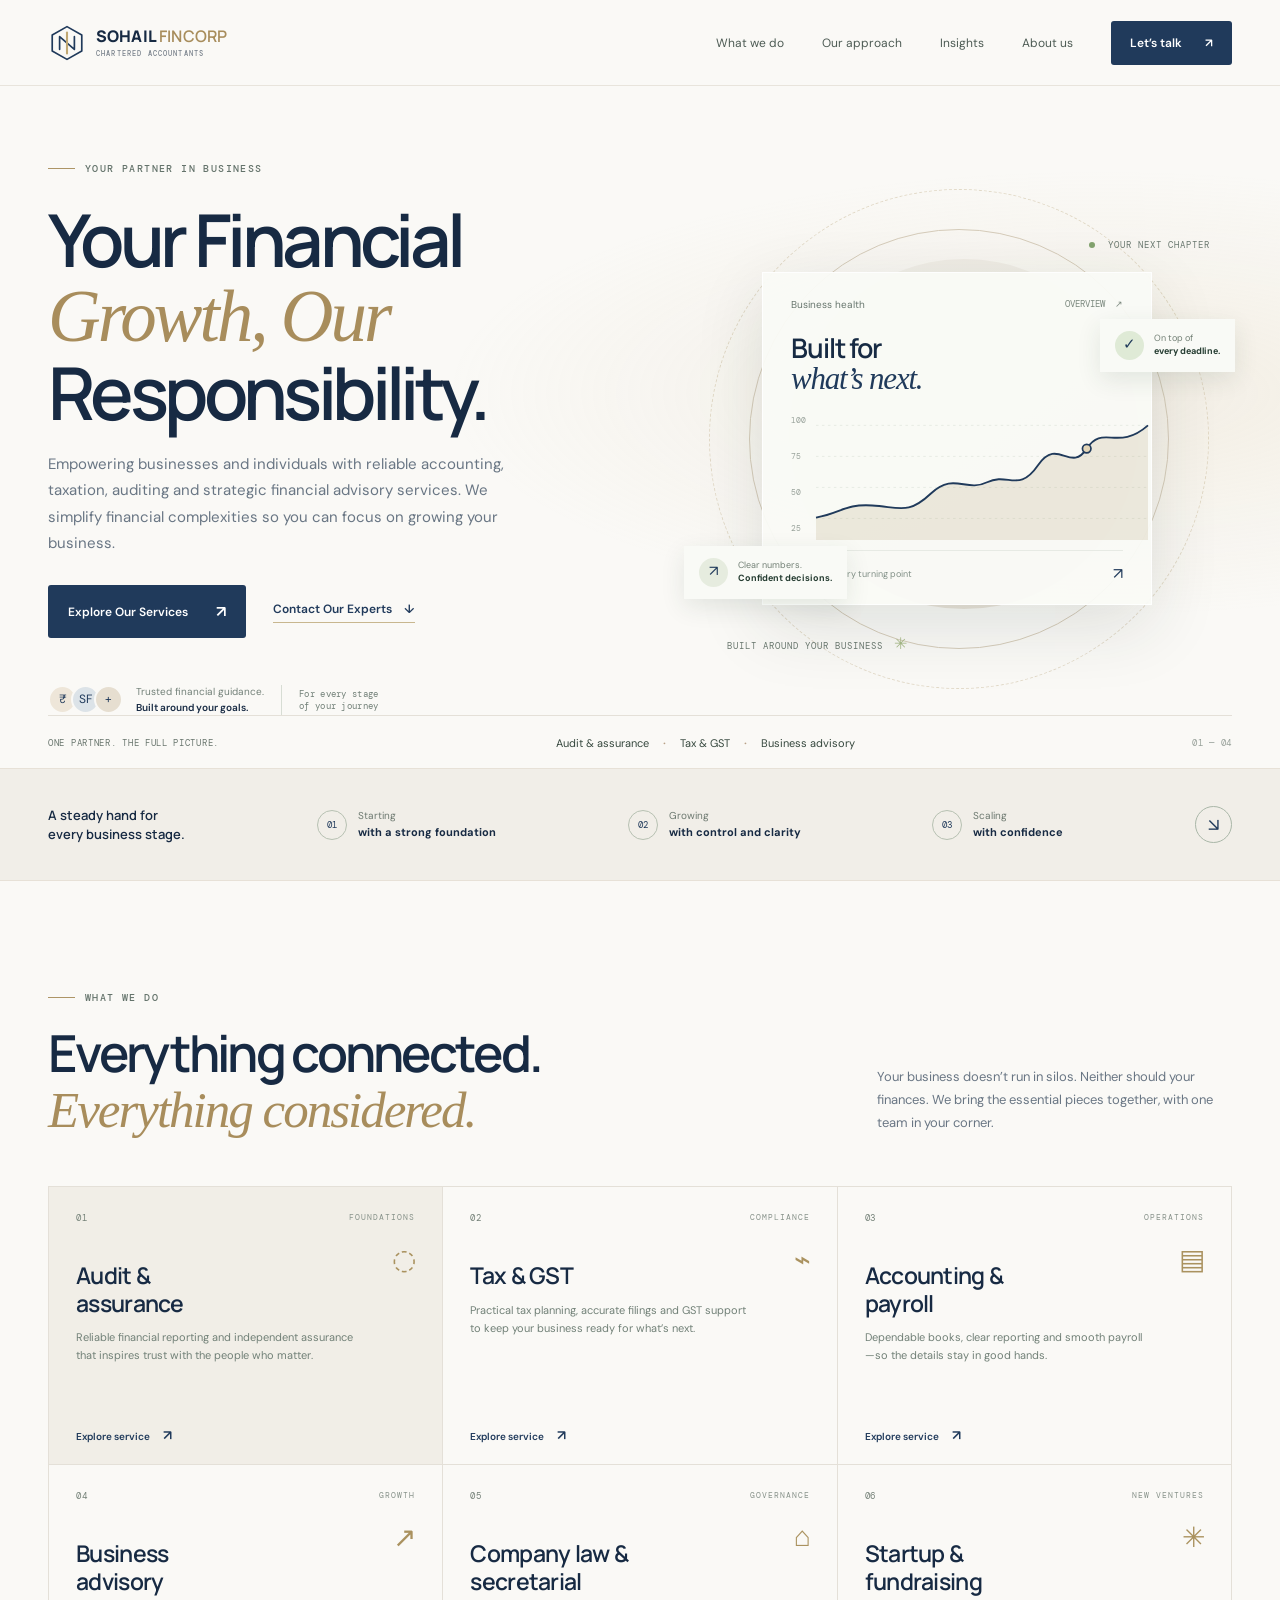
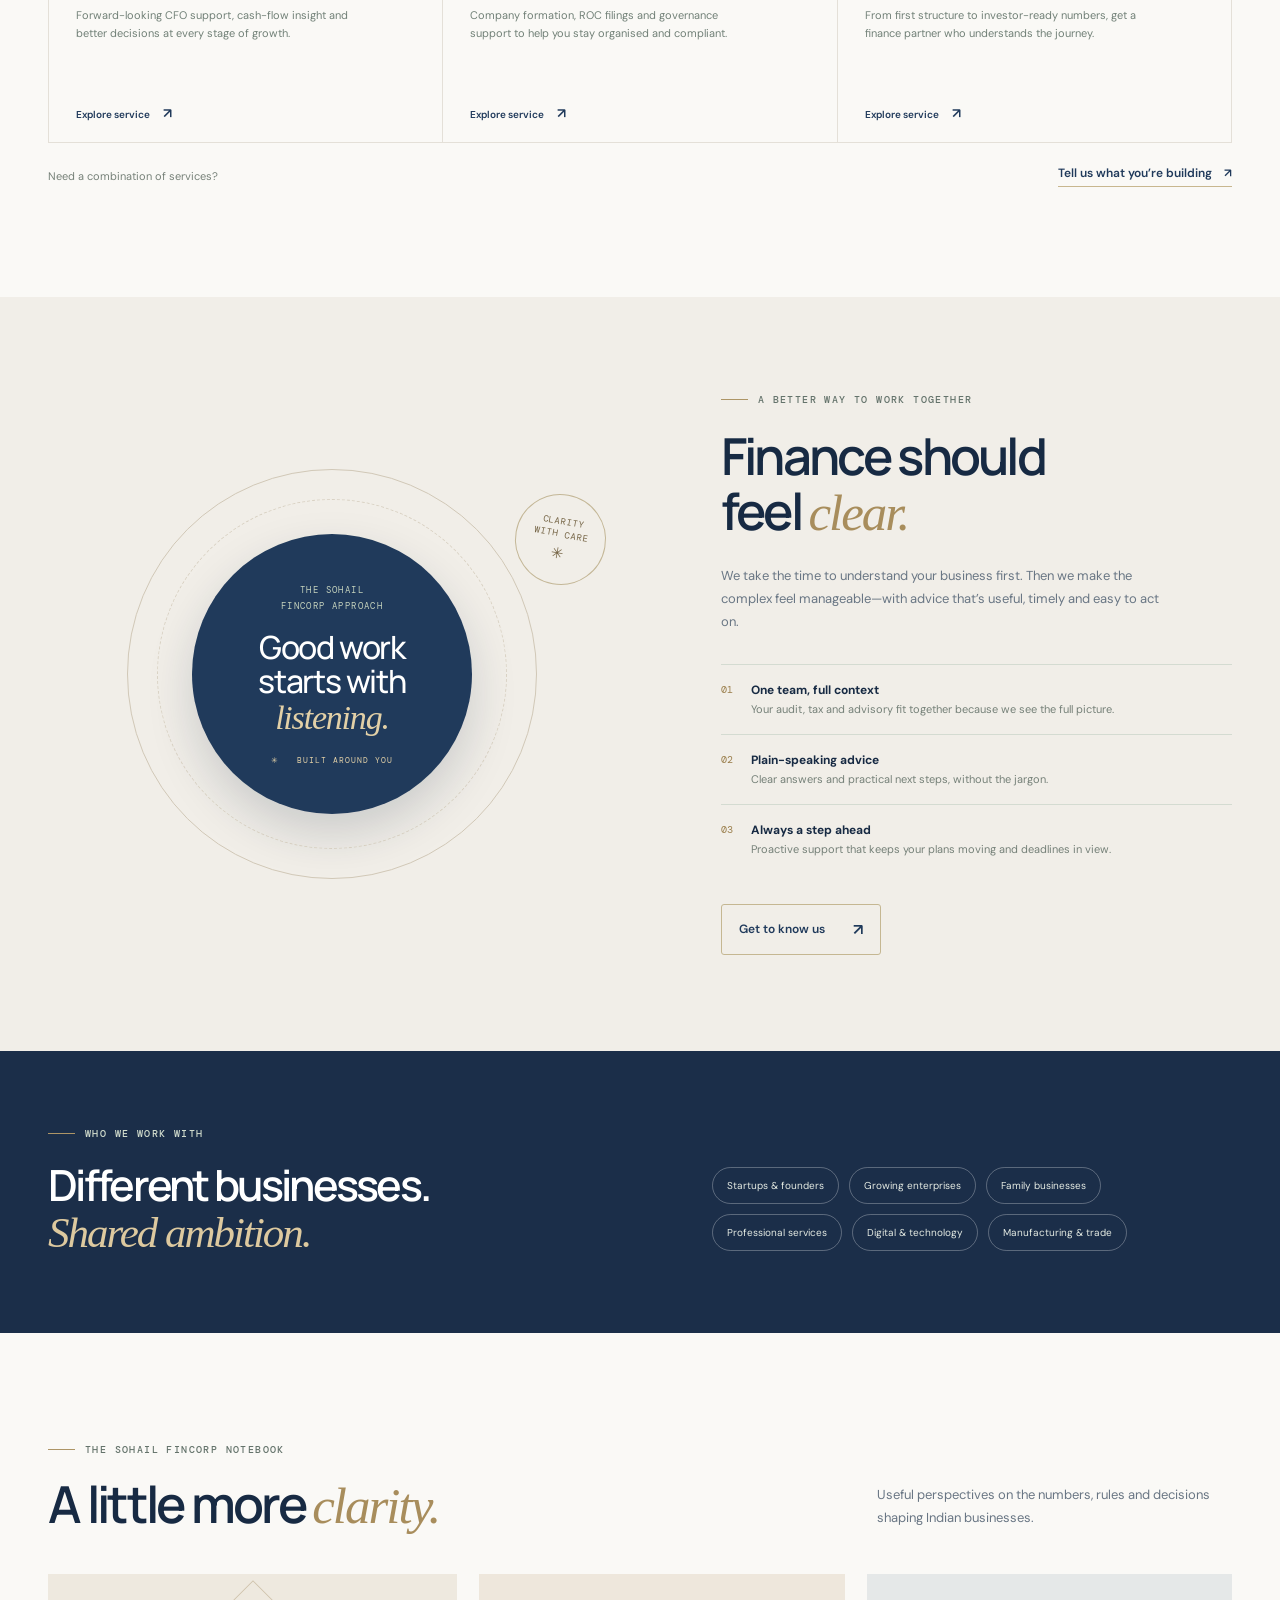
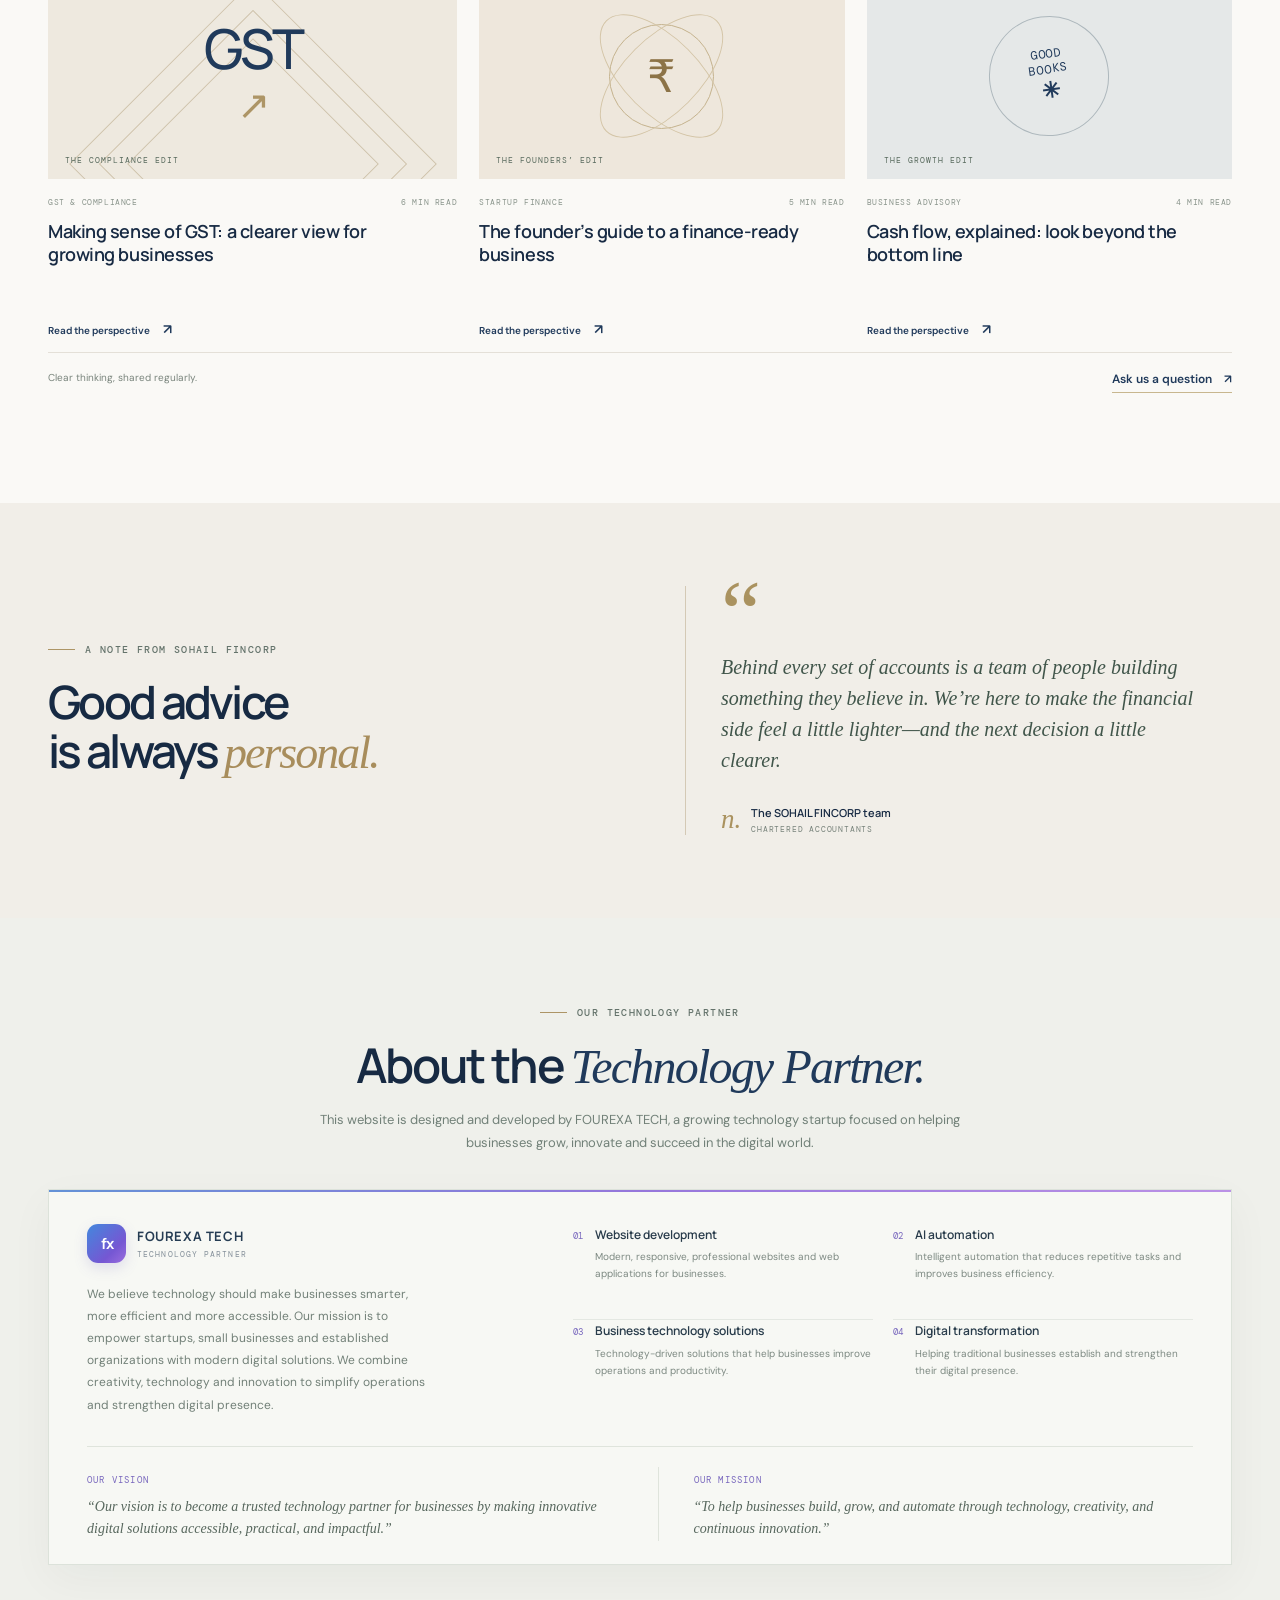
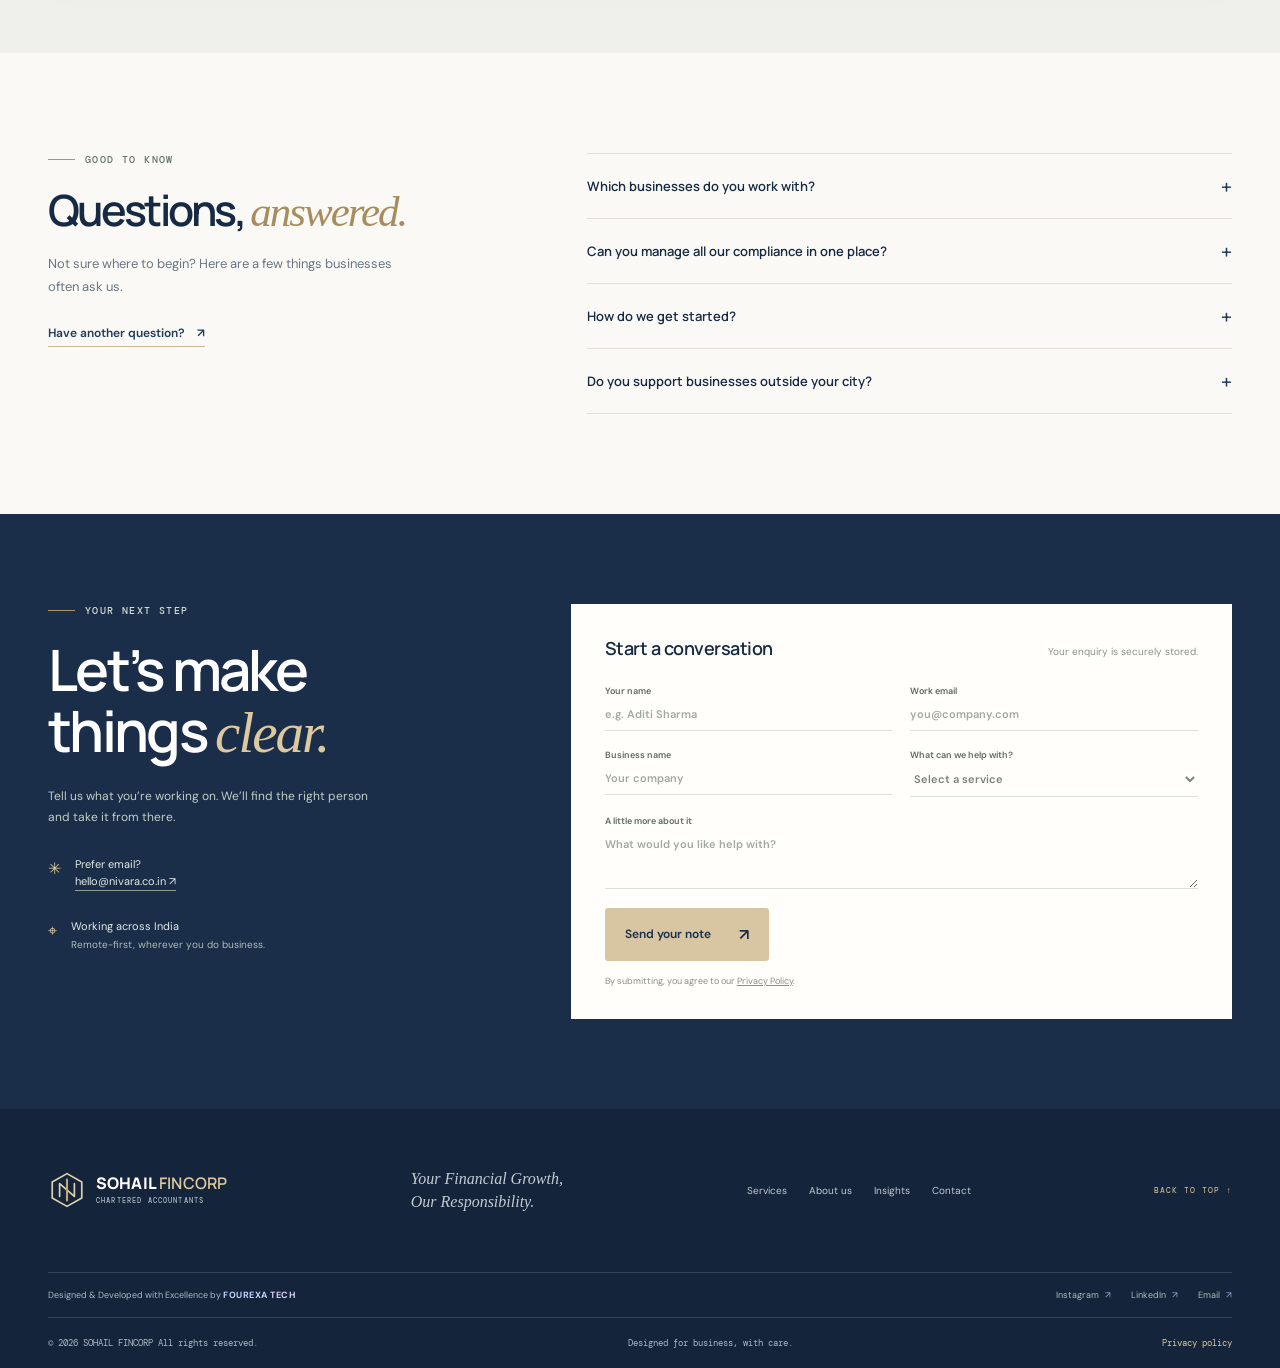
<file: index.html>
<!doctype html>
<html lang="en">
<head>
  <meta charset="utf-8">
  <meta name="viewport" content="width=device-width, initial-scale=1">
  <meta name="theme-color" content="#f7f7f3">
  <meta name="description" content="SOHAIL FINCORP — Chartered Accountants helping Indian businesses and individuals with accounting, taxation, auditing, compliance and strategic financial advisory.">
  <meta name="theme-color" content="#172a43">
  <title>SOHAIL FINCORP — CHARTERED ACCOUNTANTS</title>
  <link rel="icon" type="image/svg+xml" href="favicon.svg">
  <link rel="preconnect" href="https://fonts.googleapis.com">
  <link rel="preconnect" href="https://fonts.gstatic.com" crossorigin>
  <link href="https://fonts.googleapis.com/css2?family=DM+Sans:wght@400;500;600;700&family=Manrope:wght@400;500;600;700;800&display=swap" rel="stylesheet">
  <link rel="stylesheet" href="styles.css">
</head>
<body>
  <a class="skip-link" href="#main">Skip to content</a>
  <header class="site-header">
    <div class="container nav-wrap">
      <a class="brand" href="#home" aria-label="SOHAIL FINCORP Chartered Accountants home">
        <span class="brand-mark" aria-hidden="true"><svg viewBox="0 0 36 36"><path class="mark-frame" d="M18 2.5 32 10.5v15L18 33.5 4 25.5v-15L18 2.5Z"/><path class="mark-pillar" d="M11 24V12l14 12V12"/><path class="mark-accent" d="M18 8v20"/></svg></span>
        <span class="brand-name"><span>SOHAIL</span> <b>FINCORP</b><small>CHARTERED ACCOUNTANTS</small></span>
      </a>
      <button class="menu-toggle" aria-label="Open navigation" aria-expanded="false"><span></span><span></span></button>
      <nav class="main-nav" aria-label="Main navigation">
        <a href="#services">What we do</a><a href="#approach">Our approach</a><a href="#insights">Insights</a><a href="#about">About us</a>
        <a class="nav-cta" href="#contact">Let’s talk <span aria-hidden="true">↗</span></a>
      </nav>
    </div>
  </header>
  <main id="main">
    <section class="hero" id="home">
      <div class="container hero-grid">
        <div class="hero-copy">
          <div class="eyebrow"><span class="eyebrow-line"></span> YOUR PARTNER IN BUSINESS</div>
          <h1>Your Financial<br><em>Growth, Our</em><br>Responsibility.</h1>
          <p class="hero-lede">Empowering businesses and individuals with reliable accounting, taxation, auditing and strategic financial advisory services. We simplify financial complexities so you can focus on growing your business.</p>
          <div class="hero-actions"><a class="button button-dark" href="#services">Explore Our Services <span>↗</span></a><a class="text-link" href="#contact">Contact Our Experts <span>↓</span></a></div>
          <div class="hero-proof"><div class="avatar-stack" aria-hidden="true"><i>₹</i><i>SF</i><i>+</i></div><span>Trusted financial guidance.<br><b>Built around your goals.</b></span><span class="proof-divider"></span><span class="proof-caption">For every stage<br>of your journey</span></div>
        </div>
        <div class="hero-art" aria-label="Illustration of a business growth chart">
          <div class="art-orbit orbit-one"></div><div class="art-orbit orbit-two"></div>
          <div class="art-label label-top"><span class="status-dot"></span> YOUR NEXT CHAPTER</div>
          <div class="art-card">
            <div class="card-top"><span>Business health</span><span class="card-period">OVERVIEW&nbsp; ↗</span></div>
            <div class="card-heading">Built for<br><em>what’s next.</em></div>
            <div class="chart-area"><div class="chart-y"><span>100</span><span>75</span><span>50</span><span>25</span></div><svg class="chart" viewBox="0 0 390 145" preserveAspectRatio="none" aria-hidden="true"><path class="gridline" d="M0 12H390M0 48H390M0 84H390M0 120H390"/><path class="chart-fill" d="M0 119 C30 114 33 103 66 105 S108 116 135 91 S176 90 201 78 S238 91 261 58 S299 68 318 39 S354 43 390 12V145H0Z"/><path class="chart-line" d="M0 119 C30 114 33 103 66 105 S108 116 135 91 S176 90 201 78 S238 91 261 58 S299 68 318 39 S354 43 390 12"/><circle cx="318" cy="39" r="5" class="chart-point"/></svg></div>
            <div class="chart-foot"><span>Clarity at every turning point</span><span class="trend">↗</span></div>
          </div>
          <div class="art-note note-left"><span class="note-icon">↗</span><span>Clear numbers.<br><b>Confident decisions.</b></span></div>
          <div class="art-note note-right"><span class="note-icon note-green">✓</span><span>On top of<br><b>every deadline.</b></span></div>
          <div class="art-label label-bottom">BUILT AROUND YOUR BUSINESS <span>✳</span></div>
        </div>
      </div>
      <div class="container hero-bottom"><span>ONE PARTNER. THE FULL PICTURE.</span><div class="bottom-services"><span>Audit &amp; assurance</span><b>·</b><span>Tax &amp; GST</span><b>·</b><span>Business advisory</span></div><span class="bottom-index">01 — 04</span></div>
    </section>

    <section class="trust-strip"><div class="container trust-inner"><span class="trust-lead">A steady hand for<br>every business stage.</span><div class="trust-item"><span class="trust-icon">01</span><span>Starting<br><b>with a strong foundation</b></span></div><div class="trust-item"><span class="trust-icon">02</span><span>Growing<br><b>with control and clarity</b></span></div><div class="trust-item"><span class="trust-icon">03</span><span>Scaling<br><b>with confidence</b></span></div><a href="#approach" class="round-arrow" aria-label="Discover our approach">↘</a></div></section>

    <section class="section services" id="services"><div class="container"><div class="section-head"><div><div class="eyebrow"><span class="eyebrow-line"></span> WHAT WE DO</div><h2>Everything connected.<br><em>Everything considered.</em></h2></div><p class="section-intro">Your business doesn’t run in silos. Neither should your finances. We bring the essential pieces together, with one team in your corner.</p></div>
      <div class="service-grid">
        <article class="service-card service-featured"><div class="service-number">01 <span>FOUNDATIONS</span></div><div class="service-symbol">◌</div><h3>Audit &amp;<br>assurance</h3><p>Reliable financial reporting and independent assurance that inspires trust with the people who matter.</p><a href="#contact" aria-label="Enquire about audit and assurance">Explore service <span>↗</span></a></article>
        <article class="service-card"><div class="service-number">02 <span>COMPLIANCE</span></div><div class="service-symbol">⌁</div><h3>Tax &amp; GST</h3><p>Practical tax planning, accurate filings and GST support to keep your business ready for what’s next.</p><a href="#contact">Explore service <span>↗</span></a></article>
        <article class="service-card"><div class="service-number">03 <span>OPERATIONS</span></div><div class="service-symbol">▤</div><h3>Accounting &amp;<br>payroll</h3><p>Dependable books, clear reporting and smooth payroll—so the details stay in good hands.</p><a href="#contact">Explore service <span>↗</span></a></article>
        <article class="service-card"><div class="service-number">04 <span>GROWTH</span></div><div class="service-symbol">↗</div><h3>Business<br>advisory</h3><p>Forward-looking CFO support, cash-flow insight and better decisions at every stage of growth.</p><a href="#contact">Explore service <span>↗</span></a></article>
        <article class="service-card"><div class="service-number">05 <span>GOVERNANCE</span></div><div class="service-symbol">⌂</div><h3>Company law &amp;<br>secretarial</h3><p>Company formation, ROC filings and governance support to help you stay organised and compliant.</p><a href="#contact">Explore service <span>↗</span></a></article>
        <article class="service-card"><div class="service-number">06 <span>NEW VENTURES</span></div><div class="service-symbol">✳</div><h3>Startup &amp;<br>fundraising</h3><p>From first structure to investor-ready numbers, get a finance partner who understands the journey.</p><a href="#contact">Explore service <span>↗</span></a></article>
      </div><div class="service-note"><span>Need a combination of services?</span><a class="text-link" href="#contact">Tell us what you’re building <span>↗</span></a></div>
    </div></section>

    <section class="approach" id="approach"><div class="container approach-grid"><div class="approach-visual"><div class="approach-ring ring-a"></div><div class="approach-ring ring-b"></div><div class="approach-core"><span>THE SOHAIL<br>FINCORP APPROACH</span><b>Good work<br>starts with<br><em>listening.</em></b><small>✳ &nbsp; BUILT AROUND YOU</small></div><div class="approach-stamp">CLARITY<br>WITH CARE<br><span>✳</span></div></div><div class="approach-copy"><div class="eyebrow"><span class="eyebrow-line"></span> A BETTER WAY TO WORK TOGETHER</div><h2>Finance should<br>feel <em>clear.</em></h2><p class="approach-lede">We take the time to understand your business first. Then we make the complex feel manageable—with advice that’s useful, timely and easy to act on.</p><div class="approach-points"><div><span>01</span><p><b>One team, full context</b><br>Your audit, tax and advisory fit together because we see the full picture.</p></div><div><span>02</span><p><b>Plain-speaking advice</b><br>Clear answers and practical next steps, without the jargon.</p></div><div><span>03</span><p><b>Always a step ahead</b><br>Proactive support that keeps your plans moving and deadlines in view.</p></div></div><a class="button button-outline" href="#about">Get to know us <span>↗</span></a></div></div></section>

    <section class="industries"><div class="container industries-inner"><div class="eyebrow"><span class="eyebrow-line"></span> WHO WE WORK WITH</div><div class="industries-row"><h2>Different businesses.<br><em>Shared ambition.</em></h2><div class="industry-tags"><span>Startups &amp; founders</span><span>Growing enterprises</span><span>Family businesses</span><span>Professional services</span><span>Digital &amp; technology</span><span>Manufacturing &amp; trade</span></div></div></div></section>

    <section class="insights section" id="insights"><div class="container"><div class="section-head insights-head"><div><div class="eyebrow"><span class="eyebrow-line"></span> THE SOHAIL FINCORP NOTEBOOK</div><h2>A little more <em>clarity.</em></h2></div><p class="section-intro">Useful perspectives on the numbers, rules and decisions shaping Indian businesses.</p></div><div class="insight-grid"><article class="insight-card insight-large"><div class="insight-art insight-art-1"><span>GST<br><b>↗</b></span><div class="insight-art-lines"></div><small>THE COMPLIANCE EDIT</small></div><div class="insight-meta"><span>GST &amp; COMPLIANCE</span><span>6 MIN READ</span></div><h3>Making sense of GST: a clearer view for growing businesses</h3><a href="#contact" aria-label="Ask us about GST compliance">Read the perspective <span>↗</span></a></article><article class="insight-card"><div class="insight-art insight-art-2"><span class="insight-orbit">₹</span><small>THE FOUNDERS’ EDIT</small></div><div class="insight-meta"><span>STARTUP FINANCE</span><span>5 MIN READ</span></div><h3>The founder’s guide to a finance-ready business</h3><a href="#contact">Read the perspective <span>↗</span></a></article><article class="insight-card"><div class="insight-art insight-art-3"><span class="audit-stamp">GOOD<br>BOOKS<br><b>✳</b></span><small>THE GROWTH EDIT</small></div><div class="insight-meta"><span>BUSINESS ADVISORY</span><span>4 MIN READ</span></div><h3>Cash flow, explained: look beyond the bottom line</h3><a href="#contact">Read the perspective <span>↗</span></a></article></div><div class="insights-foot"><span>Clear thinking, shared regularly.</span><a class="text-link" href="#contact">Ask us a question <span>↗</span></a></div></div></section>

    <section class="about" id="about"><div class="container about-grid"><div><div class="eyebrow"><span class="eyebrow-line"></span> A NOTE FROM SOHAIL FINCORP</div><h2>Good advice<br>is always <em>personal.</em></h2></div><div class="about-copy"><div class="quote-mark">“</div><p>Behind every set of accounts is a team of people building something they believe in. We’re here to make the financial side feel a little lighter—and the next decision a little clearer.</p><div class="signature"><span class="signature-mark">n.</span><span><b>The SOHAIL FINCORP team</b><small>CHARTERED ACCOUNTANTS</small></span></div></div></div></section>

    <section class="tech-partner" id="technology-partner"><div class="container"><div class="tech-partner-heading"><div class="eyebrow"><span class="eyebrow-line"></span> OUR TECHNOLOGY PARTNER</div><h2>About the <em>Technology Partner.</em></h2><p>This website is designed and developed by FOUREXA TECH, a growing technology startup focused on helping businesses grow, innovate and succeed in the digital world.</p></div><div class="tech-partner-panel"><div class="tech-partner-intro"><div class="tech-wordmark"><span class="tech-mark" aria-hidden="true">fx</span><span>FOUREXA TECH<small>TECHNOLOGY PARTNER</small></span></div><p>We believe technology should make businesses smarter, more efficient and more accessible. Our mission is to empower startups, small businesses and established organizations with modern digital solutions. We combine creativity, technology and innovation to simplify operations and strengthen digital presence.</p></div><div class="tech-service-list"><article><span>01</span><div><h3>Website development</h3><p>Modern, responsive, professional websites and web applications for businesses.</p></div></article><article><span>02</span><div><h3>AI automation</h3><p>Intelligent automation that reduces repetitive tasks and improves business efficiency.</p></div></article><article><span>03</span><div><h3>Business technology solutions</h3><p>Technology-driven solutions that help businesses improve operations and productivity.</p></div></article><article><span>04</span><div><h3>Digital transformation</h3><p>Helping traditional businesses establish and strengthen their digital presence.</p></div></article></div><div class="tech-principles"><div><span>OUR VISION</span><p>“Our vision is to become a trusted technology partner for businesses by making innovative digital solutions accessible, practical, and impactful.”</p></div><div><span>OUR MISSION</span><p>“To help businesses build, grow, and automate through technology, creativity, and continuous innovation.”</p></div></div></div></div></section>

    <section class="faq section"><div class="container faq-grid"><div><div class="eyebrow"><span class="eyebrow-line"></span> GOOD TO KNOW</div><h2>Questions, <em>answered.</em></h2><p class="section-intro">Not sure where to begin? Here are a few things businesses often ask us.</p><a href="#contact" class="text-link">Have another question? <span>↗</span></a></div><div class="faq-list"><details><summary>Which businesses do you work with?<span>+</span></summary><p>We work with founders, startups, family businesses and growing companies across a range of sectors. We’ll tailor the support to your stage and needs.</p></details><details><summary>Can you manage all our compliance in one place?<span>+</span></summary><p>Yes. We can coordinate accounting, tax, GST, audit and company law support so you have one team keeping the key pieces in view.</p></details><details><summary>How do we get started?<span>+</span></summary><p>Share a little about your business through the contact form. We’ll arrange an initial conversation to understand your needs and suggest a practical next step.</p></details><details><summary>Do you support businesses outside your city?<span>+</span></summary><p>Many finance and compliance services can be delivered remotely across India. Contact us to discuss what works for your business and location.</p></details></div></div></section>

    <section class="contact" id="contact"><div class="container contact-grid"><div class="contact-copy"><div class="eyebrow eyebrow-light"><span class="eyebrow-line"></span> YOUR NEXT STEP</div><h2>Let’s make<br>things <em>clear.</em></h2><p>Tell us what you’re working on. We’ll find the right person and take it from there.</p><div class="contact-detail"><span>✳</span><div>Prefer email?<br><a href="mailto:hello@nivara.co.in">hello@nivara.co.in ↗</a></div></div><div class="contact-detail"><span>⌖</span><div>Working across India<br><small>Remote-first, wherever you do business.</small></div></div></div><form class="contact-form" id="contact-form"><div class="form-heading"><b>Start a conversation</b><span>Your enquiry is securely stored.</span></div><div class="form-row"><label>Your name<input name="name" autocomplete="name" placeholder="e.g. Aditi Sharma" required></label><label>Work email<input name="email" type="email" autocomplete="email" placeholder="you@company.com" required></label></div><div class="form-row"><label>Business name<input name="company" autocomplete="organization" placeholder="Your company"></label><label>What can we help with?<select name="service" required><option value="" disabled selected>Select a service</option><option>Audit &amp; assurance</option><option>Tax &amp; GST</option><option>Accounting &amp; payroll</option><option>Business advisory</option><option>Company law &amp; secretarial</option><option>Startup &amp; fundraising</option><option>Something else</option></select></label></div><label>A little more about it<textarea name="message" rows="3" placeholder="What would you like help with?"></textarea></label><button class="button button-green" type="submit">Send your note <span>↗</span></button><p class="form-privacy">By submitting, you agree to our <a href="privacy.html">Privacy Policy</a>.</p><p class="form-success" role="status" hidden>Thanks for reaching out. Your email app will open with your note ready to send.</p></form></div></section>
  </main>
  <footer class="site-footer"><div class="container footer-main"><a class="brand brand-footer" href="#home"><span class="brand-mark"><svg viewBox="0 0 36 36"><path class="mark-frame" d="M18 2.5 32 10.5v15L18 33.5 4 25.5v-15L18 2.5Z"/><path class="mark-pillar" d="M11 24V12l14 12V12"/><path class="mark-accent" d="M18 8v20"/></svg></span><span class="brand-name"><span>SOHAIL</span> <b>FINCORP</b><small>CHARTERED ACCOUNTANTS</small></span></a><p>Your Financial Growth,<br>Our Responsibility.</p><div class="footer-nav"><a href="#services">Services</a><a href="#about">About us</a><a href="#insights">Insights</a><a href="#contact">Contact</a></div><a class="footer-top" href="#home">BACK TO TOP ↑</a></div><div class="container footer-credit"><span>Designed &amp; Developed with Excellence by <a href="https://www.linkedin.com/company/fourexa-tech/" target="_blank" rel="noopener noreferrer">FOUREXA TECH</a></span><div class="footer-socials" aria-label="FOUREXA TECH contact links"><a href="https://www.instagram.com/fourexa_tech/" target="_blank" rel="noopener noreferrer">Instagram <span>↗</span></a><a href="https://www.linkedin.com/company/fourexa-tech/" target="_blank" rel="noopener noreferrer">LinkedIn <span>↗</span></a><a href="mailto:fourexatechnologies@gmail.com">Email <span>↗</span></a></div></div><div class="container footer-bottom"><span>© <span id="year"></span> SOHAIL FINCORP All rights reserved.</span><span>Designed for business, with care.</span><a href="privacy.html">Privacy policy</a></div></footer>
  <script src="supabase-config.js"></script>
  <script src="script.js"></script>
</body>
</html>
</file>
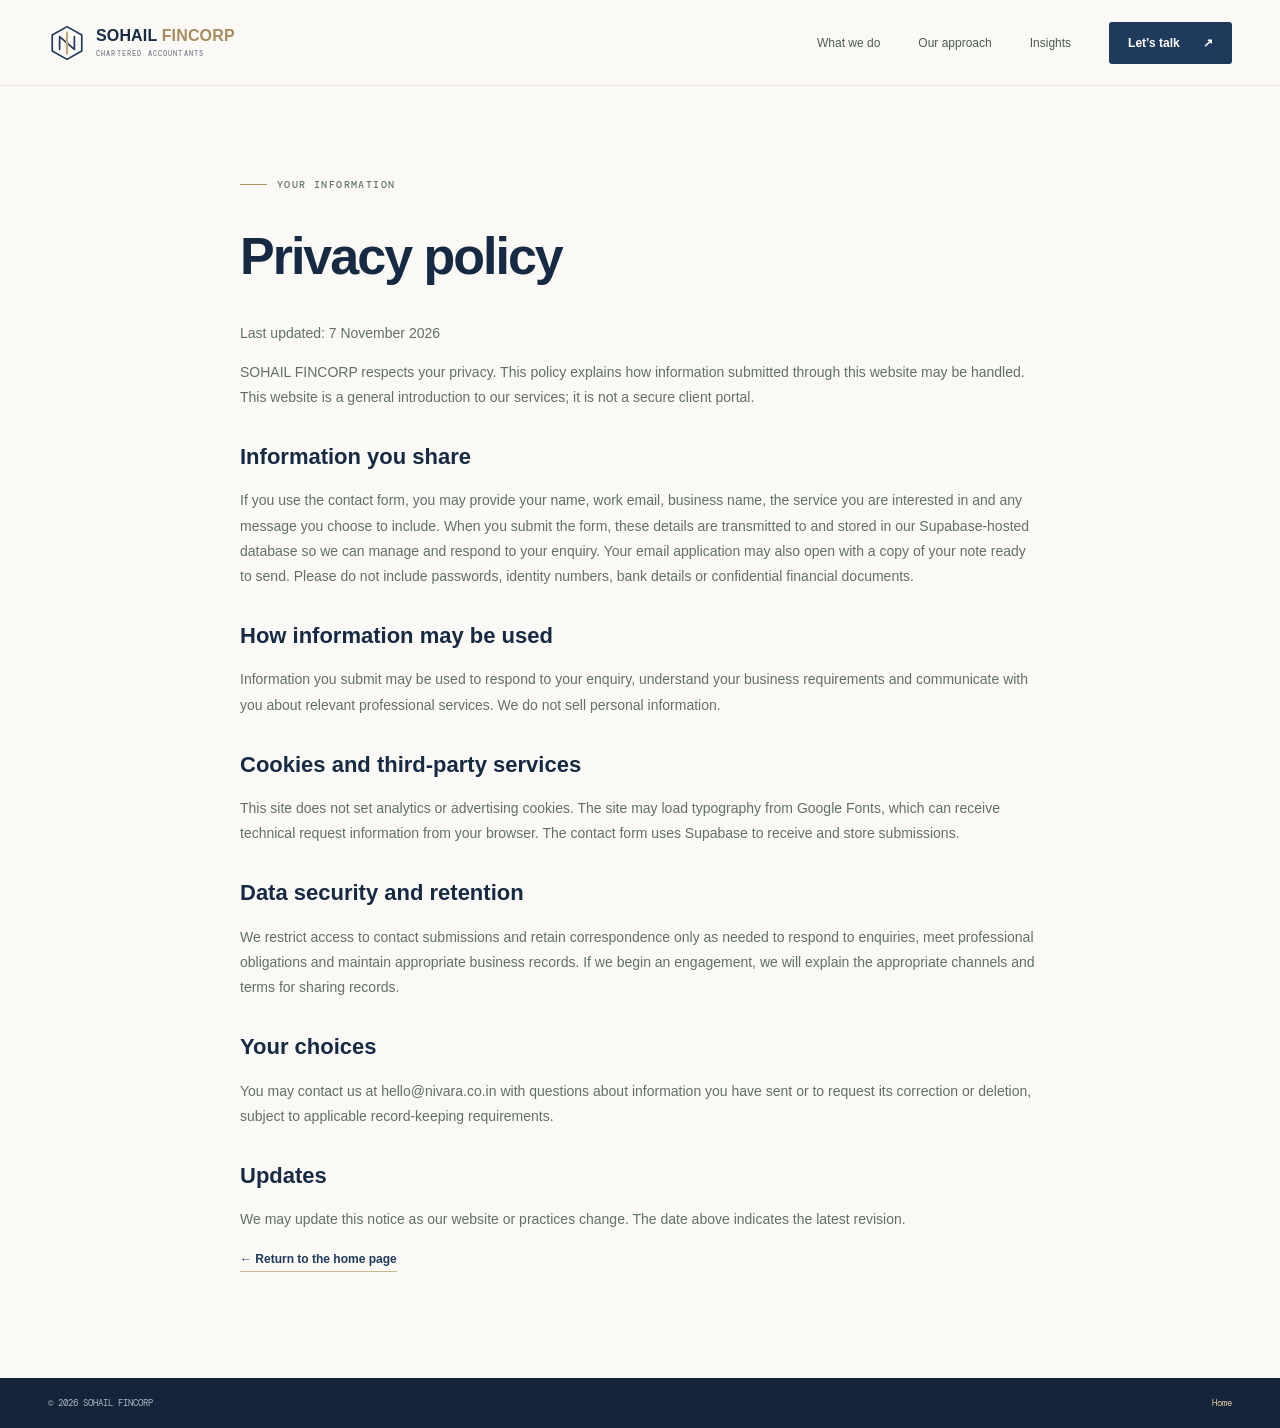
<file: privacy.html>
<!doctype html>
<html lang="en">
<head>
  <meta charset="utf-8"><meta name="viewport" content="width=device-width, initial-scale=1">
  <meta name="description" content="SOHAIL FINCORP Chartered Accountants privacy policy.">
  <meta name="theme-color" content="#172a43">
  <title>Privacy Policy — SOHAIL FINCORP</title>
  <link rel="icon" type="image/svg+xml" href="favicon.svg"><link rel="stylesheet" href="styles.css">
</head>
<body>
  <header class="site-header"><div class="container nav-wrap"><a class="brand" href="index.html"><span class="brand-mark"><svg viewBox="0 0 36 36"><path class="mark-frame" d="M18 2.5 32 10.5v15L18 33.5 4 25.5v-15L18 2.5Z"/><path class="mark-pillar" d="M11 24V12l14 12V12"/><path class="mark-accent" d="M18 8v20"/></svg></span><span class="brand-name"><span>SOHAIL</span> <b>FINCORP</b><small>CHARTERED ACCOUNTANTS</small></span></a><button class="menu-toggle" aria-label="Open navigation" aria-expanded="false"><span></span><span></span></button><nav class="main-nav"><a href="index.html#services">What we do</a><a href="index.html#approach">Our approach</a><a href="index.html#insights">Insights</a><a class="nav-cta" href="index.html#contact">Let’s talk <span>↗</span></a></nav></div></header>
  <main class="privacy-page"><div class="container"><div class="eyebrow"><span class="eyebrow-line"></span> YOUR INFORMATION</div><h1>Privacy policy</h1><p>Last updated: 7 November 2026</p><p>SOHAIL FINCORP respects your privacy. This policy explains how information submitted through this website may be handled. This website is a general introduction to our services; it is not a secure client portal.</p><h2>Information you share</h2><p>If you use the contact form, you may provide your name, work email, business name, the service you are interested in and any message you choose to include. When you submit the form, these details are transmitted to and stored in our Supabase-hosted database so we can manage and respond to your enquiry. Your email application may also open with a copy of your note ready to send. Please do not include passwords, identity numbers, bank details or confidential financial documents.</p><h2>How information may be used</h2><p>Information you submit may be used to respond to your enquiry, understand your business requirements and communicate with you about relevant professional services. We do not sell personal information.</p><h2>Cookies and third-party services</h2><p>This site does not set analytics or advertising cookies. The site may load typography from Google Fonts, which can receive technical request information from your browser. The contact form uses Supabase to receive and store submissions.</p><h2>Data security and retention</h2><p>We restrict access to contact submissions and retain correspondence only as needed to respond to enquiries, meet professional obligations and maintain appropriate business records. If we begin an engagement, we will explain the appropriate channels and terms for sharing records.</p><h2>Your choices</h2><p>You may contact us at <a href="mailto:hello@nivara.co.in">hello@nivara.co.in</a> with questions about information you have sent or to request its correction or deletion, subject to applicable record-keeping requirements.</p><h2>Updates</h2><p>We may update this notice as our website or practices change. The date above indicates the latest revision.</p><p><a class="text-link" href="index.html">← Return to the home page</a></p></div></main>
  <footer class="site-footer"><div class="container footer-bottom"><span>© <span id="year"></span> SOHAIL FINCORP</span><span></span><a href="index.html">Home</a></div></footer><script src="script.js"></script>
</body>
</html>
</file>
<file: styles.css>
@import url('https://fonts.googleapis.com/css2?family=DM+Mono:wght@400;500&display=swap');
:root{--ink:#172b27;--green:#315b4a;--green-dark:#234538;--lime:#c5d7a5;--paper:#f6f7f2;--cream:#edece2;--muted:#737e76;--line:#dfe3dc;--orange:#d38e62;--serif:Georgia,'Times New Roman',serif;--sans:'DM Sans',Arial,sans-serif;--display:'Manrope',Arial,sans-serif;--mono:'DM Mono',monospace}*{box-sizing:border-box}html{scroll-behavior:smooth;scroll-padding-top:86px}body{margin:0;background:var(--paper);color:var(--ink);font-family:var(--sans);-webkit-font-smoothing:antialiased}a{color:inherit;text-decoration:none}button,input,select,textarea{font:inherit}.container{width:min(1192px,calc(100% - 96px));margin:0 auto}.skip-link{position:absolute;top:-50px;left:16px;padding:12px;background:white;z-index:100}.skip-link:focus{top:12px}.site-header{height:86px;position:sticky;top:0;z-index:20;background:rgba(246,247,242,.94);backdrop-filter:blur(14px);border-bottom:1px solid rgba(23,43,39,.08)}.nav-wrap{height:100%;display:flex;align-items:center;justify-content:space-between}.brand{display:flex;align-items:center;gap:10px}.brand-mark{width:38px;height:38px;color:var(--green);display:grid;place-items:center}.brand-mark svg{width:100%;height:100%;fill:none;stroke:currentColor;stroke-width:1.6;stroke-linecap:round;stroke-linejoin:round}.brand-name{font:800 20px var(--display);letter-spacing:-1.2px;line-height:1;color:var(--ink)}.brand-name>span{font-weight:500;color:var(--green)}.brand-name small{display:block;font:500 8px var(--mono);letter-spacing:1.2px;margin-top:5px;color:#748078}.main-nav{display:flex;align-items:center;gap:38px;font-size:12px;color:#4d5b54}.main-nav>a:not(.nav-cta):hover,.footer-nav a:hover{color:var(--green)}.nav-cta{background:var(--green);color:white;padding:14px 19px;border-radius:3px;font-weight:600;transition:.2s}.nav-cta:hover,.button-dark:hover{background:var(--green-dark);transform:translateY(-1px)}.nav-cta span{margin-left:20px}.menu-toggle{display:none}.hero{padding-top:76px;background:radial-gradient(ellipse at 86% 45%,rgba(220,228,201,.52),transparent 42%),var(--paper)}.hero-grid{display:grid;grid-template-columns:1.03fr .97fr;align-items:center;gap:50px;min-height:505px}.eyebrow{display:flex;align-items:center;gap:10px;font:500 10px var(--mono);letter-spacing:1.4px;color:#64736b}.eyebrow-line{width:27px;height:1px;background:var(--orange);display:inline-block}.hero h1{font:600 clamp(56px,6.4vw,82px)/.99 var(--display);letter-spacing:-5.6px;margin:27px 0 22px}.hero h1 em,h2 em,.card-heading em{font-family:var(--serif);font-weight:400;color:var(--green);letter-spacing:-3px}.hero-lede{max-width:470px;color:#65736b;line-height:1.75;font-size:15px}.hero-actions{display:flex;align-items:center;gap:27px;margin-top:29px}.button{display:inline-flex;align-items:center;justify-content:space-between;gap:28px;border:0;border-radius:3px;padding:16px 20px;font-weight:600;font-size:12px;cursor:pointer;transition:transform .2s,background .2s}.button span{font-size:16px}.button-dark{background:var(--green);color:white}.text-link{font-size:12px;font-weight:600;color:var(--green);border-bottom:1px solid #b8c7b3;padding-bottom:5px}.text-link span{margin-left:9px}.hero-proof{display:flex;align-items:center;gap:13px;margin-top:46px;font-size:10px;line-height:1.55;color:#728078}.hero-proof b{color:var(--ink);font-weight:600}.avatar-stack{display:flex}.avatar-stack i{width:29px;height:29px;border-radius:50%;display:grid;place-items:center;background:#dce4d0;border:2px solid var(--paper);font-style:normal;color:var(--green);font-size:12px;margin-left:-6px}.avatar-stack i:first-child{margin-left:0;background:#e9d7c9}.avatar-stack i:nth-child(2){background:#d8e2df}.proof-divider{width:1px;height:30px;background:#d7ddd4;margin:0 4px}.proof-caption{font:9px var(--mono);letter-spacing:.3px}.hero-art{height:470px;position:relative;display:grid;place-items:center;isolation:isolate}.hero-art:before{content:'';position:absolute;width:350px;height:350px;border-radius:50%;background:linear-gradient(145deg,#e8eadd,#dce4d4);z-index:-2;top:55px;left:calc(50% - 168px)}.art-orbit{position:absolute;border:1px solid #cdd7cb;border-radius:50%;z-index:-1}.orbit-one{width:420px;height:420px;top:25px;left:calc(50% - 208px)}.orbit-two{width:500px;height:500px;top:-15px;left:calc(50% - 248px);border-style:dashed;opacity:.48}.art-card{background:rgba(250,251,247,.94);width:min(390px,82%);padding:25px 28px 20px;box-shadow:0 22px 65px rgba(29,52,41,.12);border:1px solid rgba(255,255,255,.9);position:relative;z-index:1}.card-top{display:flex;justify-content:space-between;align-items:center;font-size:10px;color:#67756d}.card-period{font:9px var(--mono);color:#7c897f}.card-heading{font:600 27px/1.08 var(--display);letter-spacing:-1px;margin-top:22px}.card-heading em{font-size:31px;letter-spacing:-1.2px}.chart-area{height:135px;display:flex;align-items:stretch;margin-top:20px}.chart-y{display:flex;flex-direction:column;justify-content:space-between;font:8px var(--mono);color:#99a29b;padding:0 10px 17px 0}.chart{width:100%;height:125px;overflow:visible}.gridline{stroke:#e5e9e1;stroke-width:1;stroke-dasharray:3 4}.chart-fill{fill:url(#unused);fill:rgba(90,133,102,.12)}.chart-line{fill:none;stroke:var(--green);stroke-width:2.2}.chart-point{fill:#c7d8a6;stroke:var(--green);stroke-width:2}.chart-foot{display:flex;justify-content:space-between;align-items:center;border-top:1px solid #e7eae4;padding-top:12px;font-size:9px;color:#829087}.trend{color:var(--green);font-size:16px}.art-label{position:absolute;font:9px var(--mono);letter-spacing:1px;color:#6a786f}.label-top{top:35px;right:22px}.status-dot{display:inline-block;width:6px;height:6px;border-radius:50%;background:#83a36e;margin-right:7px}.label-bottom{bottom:20px;left:45px}.label-bottom span{color:#a6b886;font-size:16px;margin-left:5px}.art-note{position:absolute;z-index:2;background:#f9faf6;box-shadow:0 8px 25px #253e2c1b;padding:12px 15px;display:flex;align-items:center;gap:10px;font-size:9px;color:#738076;line-height:1.45}.art-note b{color:#263d32}.note-icon{display:grid;place-items:center;width:29px;height:29px;background:#e6ecdf;color:var(--green);border-radius:50%;font-size:15px}.note-green{background:#dfead6}.note-left{left:2px;bottom:75px}.note-right{right:-3px;top:115px}.hero-bottom{border-top:1px solid var(--line);padding:20px 0 18px;display:flex;align-items:center;justify-content:space-between;color:#69766e;font:9px var(--mono);letter-spacing:.7px}.bottom-services{display:flex;gap:14px;align-items:center;font:11px var(--sans);letter-spacing:0;color:#35473d}.bottom-services b{color:#b8a187}.bottom-index{color:#97a099}.trust-strip{background:#e9ece3;border-top:1px solid #e2e6dc;border-bottom:1px solid #e2e6dc}.trust-inner{min-height:111px;display:flex;align-items:center;justify-content:space-between}.trust-lead{font:600 13px/1.45 var(--display)}.trust-item{display:flex;align-items:center;gap:11px;font-size:10px;color:#6c786f;line-height:1.6}.trust-item b{color:var(--ink);font-size:11px}.trust-icon{width:30px;height:30px;border:1px solid #b7c1b2;border-radius:50%;display:grid;place-items:center;font:9px var(--mono);color:var(--green)}.round-arrow{border:1px solid #aab7a8;border-radius:50%;width:37px;height:37px;display:grid;place-items:center;color:var(--green);font-size:18px}.section{padding:110px 0}.section-head{display:flex;justify-content:space-between;align-items:end;margin-bottom:48px}.section h2,.approach h2,.industries h2,.about h2,.faq h2,.contact h2{font:600 clamp(36px,4vw,51px)/1.08 var(--display);letter-spacing:-2.7px;margin:21px 0 0}.section h2 em,.approach h2 em,.industries h2 em,.about h2 em,.faq h2 em,.contact h2 em{letter-spacing:-2px}.section-intro{max-width:355px;font-size:13px;line-height:1.75;color:#758078;margin:0 0 4px}.service-grid{display:grid;grid-template-columns:repeat(3,1fr);border-top:1px solid var(--line);border-left:1px solid var(--line)}.service-card{min-height:278px;padding:25px 27px 21px;border-right:1px solid var(--line);border-bottom:1px solid var(--line);position:relative;transition:background .25s}.service-card:hover{background:#eff1e9}.service-featured{background:#e9eee4}.service-number{font:9px var(--mono);color:#738077;letter-spacing:.5px}.service-number span{float:right;color:#88938b;font-size:8px;letter-spacing:1px}.service-symbol{position:absolute;right:26px;top:56px;font-size:28px;font-family:var(--serif);color:#8a9c7d}.service-card h3{font:600 23px/1.18 var(--display);letter-spacing:-.7px;margin:38px 0 11px}.service-card p{font-size:11px;line-height:1.65;color:#718077;max-width:280px;margin:0}.service-card>a,.insight-card>a{position:absolute;bottom:20px;left:27px;font-size:10px;font-weight:600;color:var(--green)}.service-card>a span,.insight-card>a span{margin-left:11px;font-size:14px}.service-note{display:flex;justify-content:space-between;align-items:center;margin-top:22px;color:#768178;font-size:11px}.approach{background:#e9ece3;padding:96px 0;overflow:hidden}.approach-grid{display:grid;grid-template-columns:1fr .9fr;gap:105px;align-items:center}.approach-visual{height:470px;position:relative;display:grid;place-items:center}.approach-ring{position:absolute;border:1px solid #c4cec1;border-radius:50%}.ring-a{width:410px;height:410px}.ring-b{width:350px;height:350px;border-style:dashed;opacity:.75}.approach-core{width:280px;height:280px;border-radius:50%;background:#315b4a;display:flex;flex-direction:column;align-items:center;justify-content:center;color:white;text-align:center;box-shadow:0 20px 45px #2e514333}.approach-core>span{font:9px var(--mono);letter-spacing:1.4px;color:#c4d2bd;line-height:1.7}.approach-core>b{font:500 32px/1.08 var(--display);letter-spacing:-1.2px;margin:16px 0 18px}.approach-core em{font:italic 34px var(--serif);color:#d5e0b6}.approach-core small{font:8px var(--mono);letter-spacing:1px;color:#c4d2bd}.approach-stamp{position:absolute;right:10px;top:55px;width:91px;height:91px;border-radius:50%;border:1px solid #9eae99;display:grid;align-content:center;text-align:center;font:9px/1.4 var(--mono);letter-spacing:1px;color:var(--green);transform:rotate(10deg);background:#e9ece3}.approach-stamp span{font-size:15px;margin-top:2px}.approach-copy h2{margin:22px 0}.approach-lede{color:#68766e;font-size:13px;line-height:1.8;max-width:440px}.approach-points{margin:30px 0}.approach-points>div{display:flex;gap:18px;padding:15px 0;border-top:1px solid #d4dbd1}.approach-points>div>span{font:10px var(--mono);color:#9a866a;padding-top:3px}.approach-points p{margin:0;font-size:11px;line-height:1.7;color:#758078}.approach-points b{font-size:12px;color:var(--ink)}.button-outline{border:1px solid #aab8aa;color:var(--green);background:transparent;padding:14px 17px}.button-outline:hover{background:#dfe6da}.industries{background:var(--green);color:white;padding:76px 0}.industries .eyebrow{color:#d1dccd}.industries .eyebrow-line{background:#d9ad87}.industries-row{display:flex;justify-content:space-between;align-items:center;gap:60px;margin-top:22px}.industries h2{margin:0;font-size:43px}.industries h2 em{color:#cbd8ac}.industry-tags{display:flex;flex-wrap:wrap;gap:10px;max-width:520px}.industry-tags span{border:1px solid #ffffff42;padding:11px 14px;border-radius:30px;font-size:10px;color:#e5ebe3}.insights{background:var(--paper)}.insights-head{margin-bottom:40px}.insights-head h2{margin-top:20px}.insight-grid{display:grid;grid-template-columns:1.12fr 1fr 1fr;gap:22px}.insight-card{min-height:370px;position:relative;padding-bottom:47px}.insight-art{height:205px;position:relative;overflow:hidden;display:flex;align-items:center;justify-content:center}.insight-art>small{position:absolute;bottom:14px;left:17px;font:8px var(--mono);letter-spacing:1px;color:#586a5d}.insight-art-1{background:#dfe8d8}.insight-art-1>span{font:500 55px/.9 var(--display);letter-spacing:-3px;color:var(--green);z-index:1;text-align:center}.insight-art-1>span b{font:40px var(--serif);color:#9aaf86}.insight-art-lines{position:absolute;width:260px;height:260px;border:1px solid #b7c8af;transform:rotate(45deg);top:60px;left:calc(50% - 130px)}.insight-art-lines:before,.insight-art-lines:after{content:'';position:absolute;inset:20px;border:1px solid #b7c8af}.insight-art-lines:after{inset:40px}.insight-art-2{background:#e8dfd2}.insight-art-2 .insight-orbit{width:105px;height:105px;border-radius:50%;display:grid;place-items:center;border:1px solid #c0a58a;font:45px var(--serif);color:#8a694e;position:relative}.insight-art-2 .insight-orbit:before,.insight-art-2 .insight-orbit:after{content:'';position:absolute;width:155px;height:74px;border:1px solid #cbb79e;border-radius:50%;transform:rotate(45deg)}.insight-art-2 .insight-orbit:after{transform:rotate(-45deg)}.insight-art-3{background:#dce4df}.audit-stamp{width:120px;height:120px;border-radius:50%;border:1px solid #8ca195;display:grid;place-content:center;text-align:center;font:12px/1.25 var(--mono);letter-spacing:1px;color:var(--green);transform:rotate(-8deg)}.audit-stamp b{font-size:22px}.insight-meta{display:flex;justify-content:space-between;margin-top:18px;font:8px var(--mono);letter-spacing:.6px;color:#8a958c}.insight-card h3{font:600 18px/1.3 var(--display);letter-spacing:-.45px;margin:13px 0 0;max-width:340px}.insight-card>a{left:0;bottom:6px}.insights-foot{border-top:1px solid var(--line);padding-top:18px;margin-top:8px;display:flex;justify-content:space-between;font-size:10px;color:#79847c}.about{padding:83px 0;background:#e9ece3}.about-grid{display:grid;grid-template-columns:1fr 1fr;gap:90px;align-items:center}.about h2{font-size:46px}.about-copy{position:relative;padding-left:35px;border-left:1px solid #c6d0c5}.quote-mark{font:90px/.6 var(--serif);color:#a7b792}.about-copy>p{font:italic 20px/1.55 var(--serif);color:#40554a;max-width:480px;margin:12px 0 28px}.signature{display:flex;gap:10px;align-items:center}.signature-mark{font:italic 27px var(--serif);color:var(--green)}.signature b{display:block;font:600 11px var(--display)}.signature small{display:block;font:8px var(--mono);letter-spacing:.8px;color:#78837b;margin-top:4px}.faq{padding:100px 0}.faq-grid{display:grid;grid-template-columns:.82fr 1.18fr;gap:90px}.faq h2{font-size:43px}.faq .section-intro{margin:18px 0 22px}.faq-list details{border-top:1px solid var(--line);padding:19px 0}.faq-list details:last-child{border-bottom:1px solid var(--line)}.faq-list summary{cursor:pointer;list-style:none;display:flex;justify-content:space-between;align-items:center;font:600 13px var(--display)}.faq-list summary::-webkit-details-marker{display:none}.faq-list summary span{font:20px var(--sans);color:var(--green);transition:transform .2s}.faq-list details[open] summary span{transform:rotate(45deg)}.faq-list details p{font-size:11px;line-height:1.8;color:#718078;max-width:560px;margin:14px 35px 0 0}.contact{padding:90px 0;background:#263f34;color:#fff}.contact-grid{display:grid;grid-template-columns:.78fr 1.22fr;gap:100px}.eyebrow-light{color:#d1dbd2}.contact h2{font-size:57px;margin:22px 0}.contact h2 em{color:#cbd9b0}.contact-copy>p{max-width:320px;color:#c2cec4;font-size:12px;line-height:1.8}.contact-detail{display:flex;gap:14px;margin-top:27px;align-items:flex-start;font-size:11px;line-height:1.6;color:#e3ebe3}.contact-detail>span{color:#cbd9b0;font-size:16px}.contact-detail a{border-bottom:1px solid #8c9e8b;padding-bottom:2px}.contact-detail small{color:#aebdb1;font-size:10px}.contact-form{background:#f6f7f2;color:var(--ink);padding:32px 34px}.form-heading{display:flex;justify-content:space-between;align-items:baseline;margin-bottom:25px}.form-heading b{font:600 18px var(--display);letter-spacing:-.5px}.form-heading span{color:#89938c;font-size:10px}.form-row{display:grid;grid-template-columns:1fr 1fr;gap:18px}.contact-form label{display:block;font-size:9px;font-weight:600;color:#5d6a62;margin-bottom:18px}.contact-form input,.contact-form select,.contact-form textarea{display:block;width:100%;border:0;border-bottom:1px solid #dce1d8;background:transparent;border-radius:0;padding:10px 0 9px;outline:none;color:var(--ink);font-size:11px;resize:vertical}.contact-form input:focus,.contact-form select:focus,.contact-form textarea:focus{border-color:var(--green)}.contact-form input::placeholder,.contact-form textarea::placeholder{color:#a1aaa2}.contact-form select{color:#78837c}.button-green{background:#cbd9b0;color:#263f34;margin-top:1px}.button-green:hover{background:#d8e3c1;transform:translateY(-1px)}.form-privacy{font-size:9px;color:#879188;margin:14px 0 0}.form-privacy a{text-decoration:underline}.form-success{font-size:11px;color:var(--green)}.site-footer{background:#1c3028;color:white}.footer-main{min-height:164px;display:flex;align-items:center;justify-content:space-between;border-bottom:1px solid #ffffff24}.brand-footer .brand-mark{color:#c8d8ae}.brand-footer .brand-name{color:white}.brand-footer .brand-name>span{color:#c8d8ae}.brand-footer .brand-name small{color:#a0afa2}.footer-main>p{font:italic 16px/1.45 var(--serif);color:#ced8ce}.footer-nav{display:flex;gap:22px;font-size:10px;color:#c3d0c4}.footer-top{font:8px var(--mono);letter-spacing:1px;color:#c8d8ae}.footer-bottom{display:flex;justify-content:space-between;padding:19px 0;color:#a0afa4;font:9px var(--mono)}.footer-bottom a{color:#c9d8b5}.privacy-page{min-height:68vh;padding:92px 0}.privacy-page .container{max-width:800px}.privacy-page h1{font:600 52px var(--display);letter-spacing:-2px}.privacy-page p,.privacy-page li{font-size:14px;line-height:1.8;color:#627068}.privacy-page h2{font:600 22px var(--display);margin-top:34px}
@media(max-width:950px){.container{width:calc(100% - 56px)}.main-nav{gap:22px}.hero-grid{gap:20px}.hero h1{font-size:66px}.hero-art{transform:scale(.9)}.approach-grid{gap:50px}.contact-grid{gap:50px}.faq-grid{gap:50px}.trust-inner{gap:15px}.trust-lead{font-size:12px}}
@media(max-width:700px){html{scroll-padding-top:70px}.container{width:calc(100% - 40px)}.site-header{height:70px}.brand-mark{width:33px;height:33px}.brand-name{font-size:18px}.menu-toggle{display:flex;width:42px;height:42px;border:1px solid var(--line);background:transparent;align-items:center;justify-content:center;flex-direction:column;gap:5px;cursor:pointer}.menu-toggle span{display:block;width:17px;height:1px;background:var(--ink);transition:.2s}.menu-toggle[aria-expanded=true] span:first-child{transform:translateY(3px) rotate(45deg)}.menu-toggle[aria-expanded=true] span:last-child{transform:translateY(-3px) rotate(-45deg)}.main-nav{display:none;position:absolute;left:0;top:69px;width:100%;padding:18px 20px 23px;background:var(--paper);border-bottom:1px solid var(--line);box-shadow:0 15px 20px #152a2410;flex-direction:column;align-items:stretch;gap:0}.main-nav.is-open{display:flex}.main-nav>a{padding:14px 4px;border-bottom:1px solid var(--line)}.main-nav .nav-cta{margin-top:12px;text-align:center;padding:14px}.hero{padding-top:53px}.hero-grid{display:flex;flex-direction:column;gap:8px;align-items:stretch}.hero h1{font-size:clamp(55px,13vw,76px);letter-spacing:-4px;margin:22px 0 18px}.hero-lede{font-size:13px;line-height:1.75}.hero-actions{gap:17px;flex-wrap:wrap}.button{padding:14px 16px}.text-link{font-size:11px}.hero-proof{margin-top:28px}.hero-art{height:385px;transform:none;margin:0 -16px}.hero-art:before{width:275px;height:275px;top:54px;left:calc(50% - 137px)}.orbit-one{width:330px;height:330px;top:27px;left:calc(50% - 165px)}.orbit-two{width:380px;height:380px;top:3px;left:calc(50% - 190px)}.art-card{width:min(340px,83%);padding:20px 22px 17px}.card-heading{font-size:23px;margin-top:15px}.card-heading em{font-size:27px}.chart-area{height:110px;margin-top:14px}.chart{height:104px}.art-note{padding:9px 10px;font-size:8px}.note-left{left:9px;bottom:42px}.note-right{right:7px;top:83px}.note-icon{width:24px;height:24px}.label-top{right:20px;top:27px;font-size:7px}.label-bottom{left:30px;bottom:3px;font-size:7px}.hero-bottom{padding:16px 0;flex-wrap:wrap;gap:10px}.hero-bottom>span:first-child{width:100%}.bottom-services{font-size:9px;gap:7px}.bottom-index{font-size:8px}.trust-inner{padding:21px 0;min-height:auto;display:grid;grid-template-columns:1fr 1fr;gap:17px}.trust-lead{font-size:12px}.trust-item{font-size:9px}.trust-item b{font-size:9px}.trust-icon{width:26px;height:26px;font-size:8px}.round-arrow{display:none}.section{padding:75px 0}.section-head{display:block;margin-bottom:30px}.section h2,.approach h2,.industries h2,.about h2,.faq h2{font-size:39px;letter-spacing:-2px}.section-intro{font-size:12px;margin-top:18px}.service-grid{grid-template-columns:1fr 1fr}.service-card{min-height:256px;padding:19px 15px 19px}.service-number{font-size:8px}.service-number span{font-size:7px}.service-symbol{right:15px;top:48px;font-size:23px}.service-card h3{font-size:19px;margin-top:35px}.service-card p{font-size:10px}.service-card>a{left:15px;bottom:18px;font-size:9px}.service-note{align-items:flex-start;gap:10px;font-size:10px}.approach{padding:65px 0}.approach-grid{grid-template-columns:1fr;gap:28px}.approach-visual{height:350px;grid-row:2}.ring-a{width:310px;height:310px}.ring-b{width:265px;height:265px}.approach-core{width:220px;height:220px}.approach-core>b{font-size:27px}.approach-core em{font-size:30px}.approach-stamp{right:calc(50% - 175px);top:20px;width:76px;height:76px;font-size:8px}.approach-copy h2{font-size:40px;margin:18px 0}.approach-lede{font-size:12px}.approach-points{margin:22px 0}.approach-points>div{gap:13px}.approach-points p{font-size:10px}.industries{padding:56px 0}.industries-row{display:block;margin-top:19px}.industries h2{font-size:36px}.industry-tags{margin-top:22px;gap:7px}.industry-tags span{padding:9px 11px;font-size:9px}.insights-head{margin-bottom:26px}.insight-grid{grid-template-columns:1fr;gap:22px}.insight-card{min-height:0;padding-bottom:38px}.insight-art{height:190px}.insight-meta{margin-top:13px}.insight-card h3{font-size:17px}.insight-card>a{bottom:3px}.insights-foot{margin-top:14px}.about{padding:63px 0}.about-grid{grid-template-columns:1fr;gap:30px}.about h2{font-size:39px}.about-copy{padding-left:22px}.about-copy>p{font-size:18px}.faq{padding:70px 0}.faq-grid{grid-template-columns:1fr;gap:32px}.faq h2{font-size:36px}.faq-list summary{font-size:12px;gap:15px}.faq-list details p{font-size:10px}.contact{padding:65px 0}.contact-grid{grid-template-columns:1fr;gap:34px}.contact h2{font-size:48px;margin:18px 0}.contact-copy>p{font-size:11px}.contact-detail{margin-top:18px}.contact-form{padding:24px 20px}.form-heading{display:block;margin-bottom:21px}.form-heading b{display:block;font-size:17px}.form-heading span{display:block;margin-top:4px}.form-row{grid-template-columns:1fr;gap:0}.contact-form label{margin-bottom:15px}.site-footer .footer-main{padding:30px 0;display:grid;grid-template-columns:1fr 1fr;gap:24px}.footer-main>p{font-size:14px}.footer-nav{display:grid;grid-template-columns:1fr 1fr;gap:14px;font-size:10px}.footer-top{justify-self:end;align-self:end}.footer-bottom{padding:15px 0;display:grid;grid-template-columns:1fr 1fr;gap:10px;font-size:8px}.footer-bottom span:nth-child(2){grid-column:1}.footer-bottom a{grid-column:2;grid-row:1;justify-self:end}.privacy-page{padding:65px 0}.privacy-page h1{font-size:40px}}
@media(max-width:380px){.container{width:calc(100% - 32px)}.hero h1{font-size:53px}.hero-art{margin:0 -10px}.art-card{width:83%}.note-left{left:1px}.note-right{right:0}.bottom-services{gap:5px;font-size:8px}.service-card{padding-left:12px;padding-right:12px}.service-card>a{left:12px;font-size:8px}.service-number span{font-size:6px}.trust-inner{column-gap:7px}.approach-stamp{right:calc(50% - 153px)}}
@media(prefers-reduced-motion:reduce){*,*::before,*::after{scroll-behavior:auto!important;transition:none!important}}
.tech-partner{padding:88px 0;background:#eff0eb}.tech-partner-heading{max-width:720px;margin:0 auto 34px;text-align:center}.tech-partner-heading .eyebrow{justify-content:center}.tech-partner-heading h2{font:600 clamp(34px,4vw,48px)/1.08 var(--display);letter-spacing:-2.4px;margin:20px 0 14px}.tech-partner-heading h2 em{font:italic 400 1em var(--serif);color:var(--green);letter-spacing:-1.8px}.tech-partner-heading>p{font-size:13px;line-height:1.8;color:#718078;max-width:650px;margin:0 auto}.tech-partner-panel{position:relative;display:grid;grid-template-columns:.82fr 1.18fr;gap:30px 55px;padding:34px 38px 0;background:#f7f8f4;border:1px solid #dce2da;box-shadow:0 14px 42px rgba(33,54,42,.045);overflow:hidden}.tech-partner-panel:before{content:"";position:absolute;top:0;left:0;right:0;height:2px;background:linear-gradient(90deg,#3f78cf,#7e57d5,#ac78e2);opacity:.8}.tech-wordmark{display:flex;align-items:center;gap:11px;font:700 13px var(--display);letter-spacing:.6px;color:#253c53}.tech-mark{width:39px;height:39px;border-radius:11px;background:linear-gradient(135deg,#4388dd,#7557d3 68%,#9a6dde);display:grid;place-items:center;color:white;font:700 15px var(--display);letter-spacing:-1px;box-shadow:0 5px 14px #695ec02c}.tech-wordmark small{display:block;font:8px var(--mono);letter-spacing:1.1px;color:#85909a;margin-top:4px}.tech-partner-intro>p{max-width:340px;font-size:12px;line-height:1.85;color:#728078;margin:20px 0 0}.tech-service-list{display:grid;grid-template-columns:1fr 1fr;gap:0 20px}.tech-service-list article{display:flex;gap:12px;padding:3px 0 17px;border-bottom:1px solid #e4e8e2}.tech-service-list article:nth-last-child(-n+2){border-bottom:0}.tech-service-list article>span{font:9px var(--mono);color:#7965c1;padding-top:3px}.tech-service-list h3{font:600 12px/1.4 var(--display);margin:0 0 6px;color:#293c4b}.tech-service-list p{font-size:10px;line-height:1.65;color:#7d8982;margin:0}.tech-principles{grid-column:1/-1;display:grid;grid-template-columns:1fr 1fr;gap:35px;border-top:1px solid #dfe4dc;padding:20px 0 23px}.tech-principles>div+div{border-left:1px solid #dfe4dc;padding-left:35px}.tech-principles span{font:9px var(--mono);letter-spacing:1.2px;color:#7867bd}.tech-principles p{font:italic 14px/1.6 var(--serif);color:#57675d;margin:8px 0 0}.footer-credit{display:flex;align-items:center;justify-content:space-between;gap:18px;padding-top:16px;padding-bottom:16px;border-bottom:1px solid #ffffff24;color:#9baaa0;font-size:9px}.footer-credit>span a{font-weight:700;letter-spacing:.5px;color:#d4d5ff;background:linear-gradient(100deg,#9ecaff,#d5baff);background-clip:text;-webkit-background-clip:text;-webkit-text-fill-color:transparent;transition:filter .2s}.footer-credit>span a:hover{filter:brightness(1.25)}.footer-socials{display:flex;gap:20px}.footer-socials a{color:#b1beb3;transition:color .2s}.footer-socials a:hover{color:#d4d5ff}.footer-socials span{color:#a5a2d5;margin-left:4px}
@media(max-width:700px){.tech-partner{padding:66px 0}.tech-partner-heading{margin-bottom:25px}.tech-partner-heading h2{font-size:36px;letter-spacing:-2px}.tech-partner-heading>p{font-size:11px;line-height:1.75}.tech-partner-panel{grid-template-columns:1fr;gap:22px;padding:26px 20px 0}.tech-partner-intro>p{max-width:none;margin-top:15px;font-size:11px}.tech-service-list{gap:0 14px}.tech-service-list article{gap:9px;padding-bottom:14px}.tech-service-list h3{font-size:11px}.tech-service-list p{font-size:9px}.tech-principles{gap:18px;padding:17px 0 20px}.tech-principles>div+div{padding-left:18px}.tech-principles p{font-size:12px}.footer-credit{align-items:flex-start;flex-direction:column;gap:12px;padding-top:15px;padding-bottom:15px;font-size:8px}.footer-socials{gap:18px;font-size:9px}}
@media(max-width:380px){.tech-service-list{grid-template-columns:1fr}.tech-service-list article:nth-last-child(2){border-bottom:1px solid #e4e8e2}.tech-principles{grid-template-columns:1fr;gap:15px}.tech-principles>div+div{border-left:0;border-top:1px solid #dfe4dc;padding:14px 0 0}.footer-socials{gap:13px}}
@media(prefers-reduced-motion:no-preference){.tech-partner-panel{animation:partner-arrive .65s ease both}@keyframes partner-arrive{from{opacity:.65;transform:translateY(8px)}to{opacity:1;transform:translateY(0)}}}
@media(max-width:700px){body{overflow-x:hidden}.hero{overflow-x:clip}}
:root{--ink:#172a43;--green:#203a5b;--green-dark:#152942;--lime:#d8c6a2;--paper:#faf9f6;--cream:#f1eee7;--muted:#78808a;--line:#e4e0d8;--orange:#ad9566;--gold:#c1a873}
body{background:var(--paper);color:var(--ink)}
.site-header{background:rgba(250,249,246,.95);border-bottom-color:#e8e4dc}
.brand-mark svg .mark-frame,.brand-mark svg .mark-pillar{stroke:currentColor}
.brand-mark svg .mark-accent{stroke:var(--gold);stroke-width:2}
.brand-name{font-size:16px;letter-spacing:.15px;color:var(--ink)}
.brand-name>span{font-weight:800;color:var(--ink)}
.brand-name b{font-weight:600;color:#a88d5c}
.brand-name small{font-size:7px;letter-spacing:1.15px;color:#78818b}
.brand-footer .brand-mark{color:#e1d0ab}
.brand-footer .brand-name{color:#fff}
.brand-footer .brand-name>span{color:#fff}
.brand-footer .brand-name b{color:#ddc99f}
.brand-footer .brand-name small{color:#aeb9c6}
.hero{background:radial-gradient(ellipse at 86% 45%,rgba(216,198,162,.22),transparent 42%),var(--paper)}
.hero h1{font-size:clamp(52px,5.7vw,74px);line-height:1.02;letter-spacing:-4.6px}
.hero h1 em,.section h2 em,.approach h2 em,.industries h2 em,.about h2 em,.faq h2 em,.contact h2 em{color:#a88d5c}
.hero-lede,.section-intro,.approach-lede{color:#697684}
.button-dark,.nav-cta{background:#203a5b}
.button-dark:hover,.nav-cta:hover{background:#152942}
.text-link{color:#203a5b;border-bottom-color:#c8b78f}
.hero-art:before{background:linear-gradient(145deg,#f1eee7,#e7e1d6)}
.art-orbit{border-color:#d5cbb9}
.orbit-two{border-color:#c9b998}
.chart-fill{fill:rgba(173,149,102,.18)}
.chart-line{stroke:#203a5b}
.chart-point{fill:#e4d6b8;stroke:#203a5b}
.avatar-stack i{background:#e6ded0;color:#203a5b}
.avatar-stack i:first-child{background:#eee6d9}
.avatar-stack i:nth-child(2){background:#dce3e8}
.trust-strip,.approach,.about{background:#f1eee8;border-color:#e7e1d7}
.service-featured{background:#f1eee7}
.service-card:hover{background:#f3f0e9}
.service-symbol{color:#aa925f}
.approach-ring{border-color:#d1c8b7}
.approach-core{background:#203a5b;box-shadow:0 20px 45px rgba(23,42,67,.17)}
.approach-core em,.approach-core small{color:#e2d0a7}
.approach-stamp{border-color:#c4b797;color:#746344;background:#f1eee8}
.industries,.contact{background:#1b2e49}
.industries h2 em,.contact h2 em{color:#ddc99f}
.industries .eyebrow-line,.eyebrow-line{background:#ad9566}
.industry-tags span{border-color:#ffffff48}
.about-copy{border-left-color:#d4c9b5}
.quote-mark,.signature-mark{color:#aa925f}
.approach-points>div>span,.tech-principles span,.tech-service-list article>span{color:#9a7e4b}
.button-outline{border-color:#c5b792;color:#203a5b}
.button-outline:hover{background:#ebe5d8}
.contact-detail>span{color:#ddc99f}
.contact-form{background:#fffefa}
.button-green{background:#d8c6a2;color:#1b2e49}
.button-green:hover{background:#e3d5b8}
.contact-form button:disabled{opacity:.72;cursor:wait;transform:none}
.site-footer{background:#14243a}
.footer-bottom a{color:#ddc99f}
.footer-credit>span a{background-image:linear-gradient(100deg,#b8d5ff,#e0d0ff)}
.footer-top{color:#ddc99f}
.footer-nav a:hover,.footer-socials a:hover{color:#e6d7b6}
a:focus-visible,button:focus-visible,input:focus-visible,select:focus-visible,textarea:focus-visible{outline:2px solid #b49a67;outline-offset:3px}
::selection{background:#e6dcc7;color:#172a43}
@media(max-width:700px){.brand-name{font-size:14px}.brand-name small{font-size:6.5px}.hero h1{font-size:clamp(46px,11vw,64px);letter-spacing:-3.5px;line-height:1.04}}
.insight-art-1{background:#eee9df}
.insight-art-1>span{color:#203a5b}
.insight-art-1>span b{color:#ad9566}
.insight-art-lines,.insight-art-lines:before,.insight-art-lines:after{border-color:#d0c4ad}
.insight-art-2{background:#eee7dc}
.insight-art-2 .insight-orbit{border-color:#c5b38e;color:#8c7347}
.insight-art-2 .insight-orbit:before,.insight-art-2 .insight-orbit:after{border-color:#d4c5a7}
.insight-art-3{background:#e5e8e8}
.audit-stamp{border-color:#aeb8bd;color:#203a5b}
.footer-main>p{color:#c4cbd2}
.footer-nav{color:#c2cad2}
.footer-bottom{color:#aeb8c3}
.footer-credit{color:#aeb8c3}
.tech-principles span,.tech-service-list article>span{color:#7867bd}
</file>
